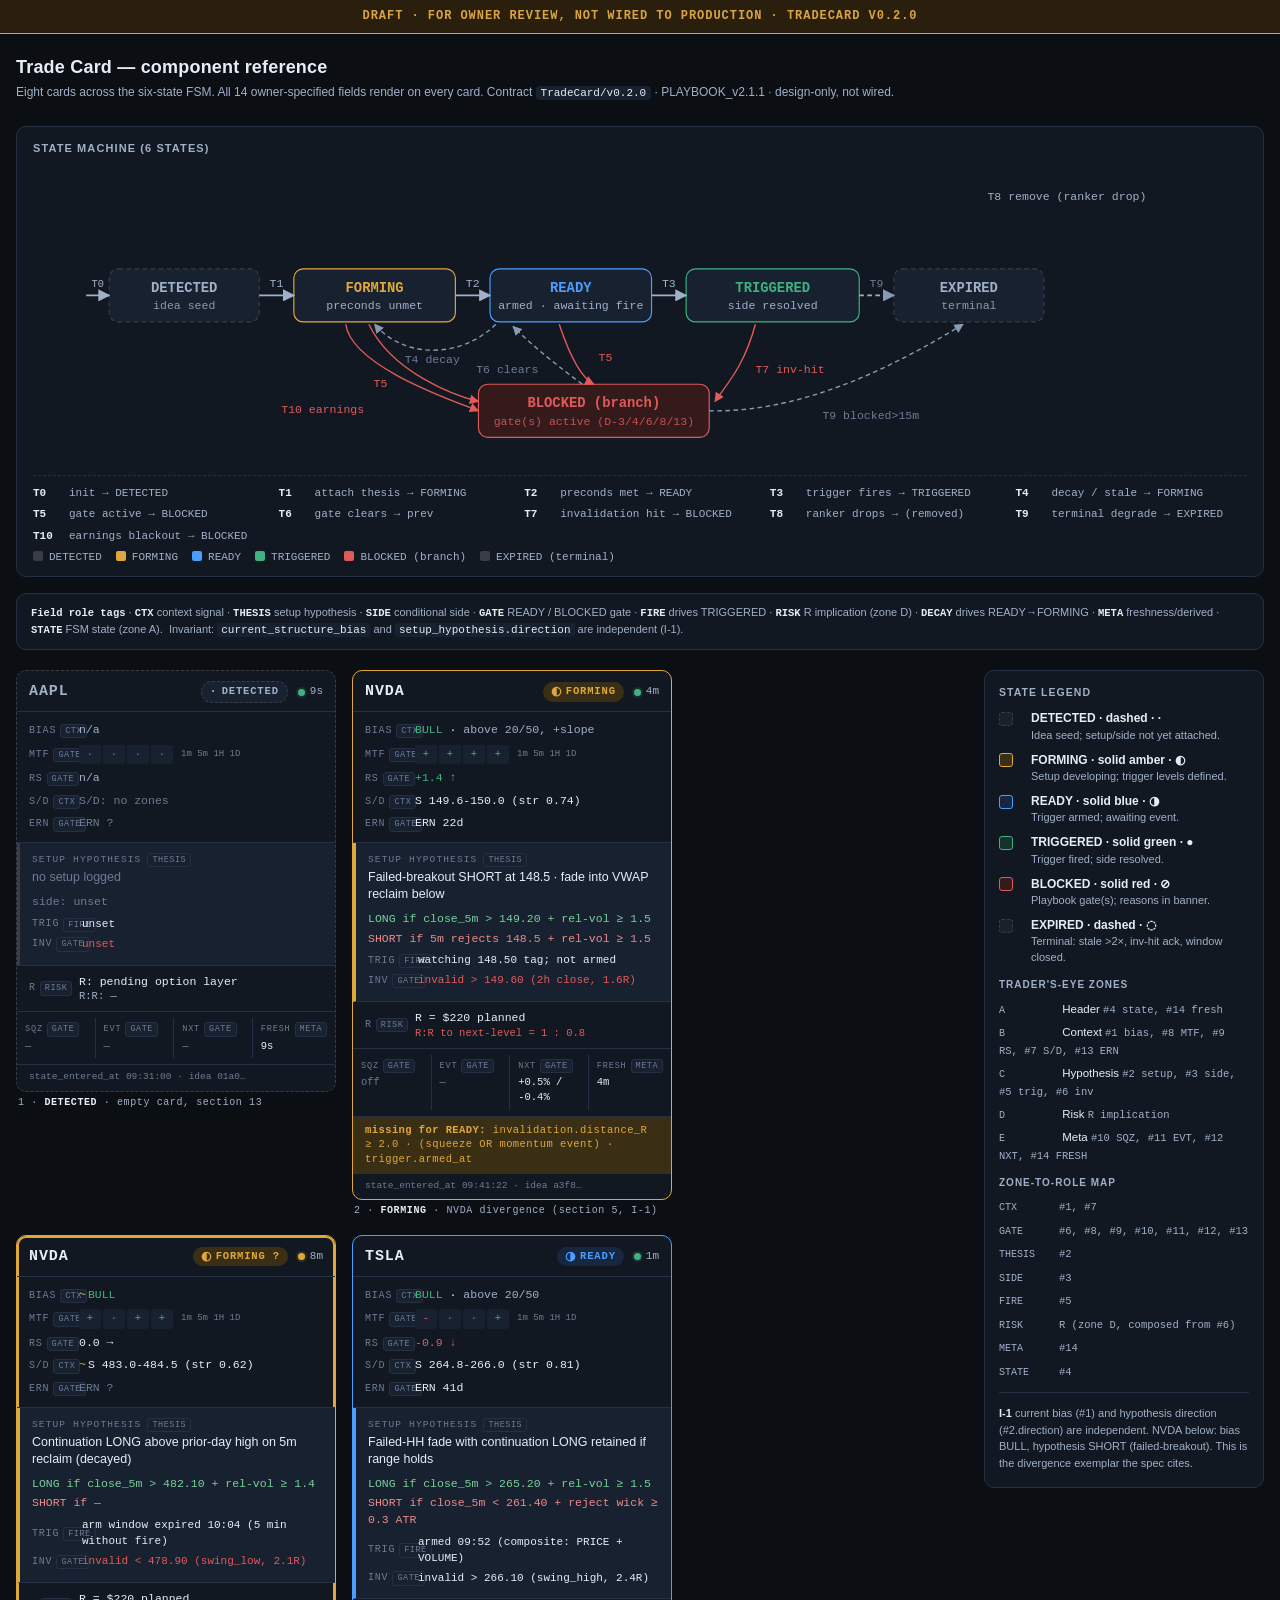
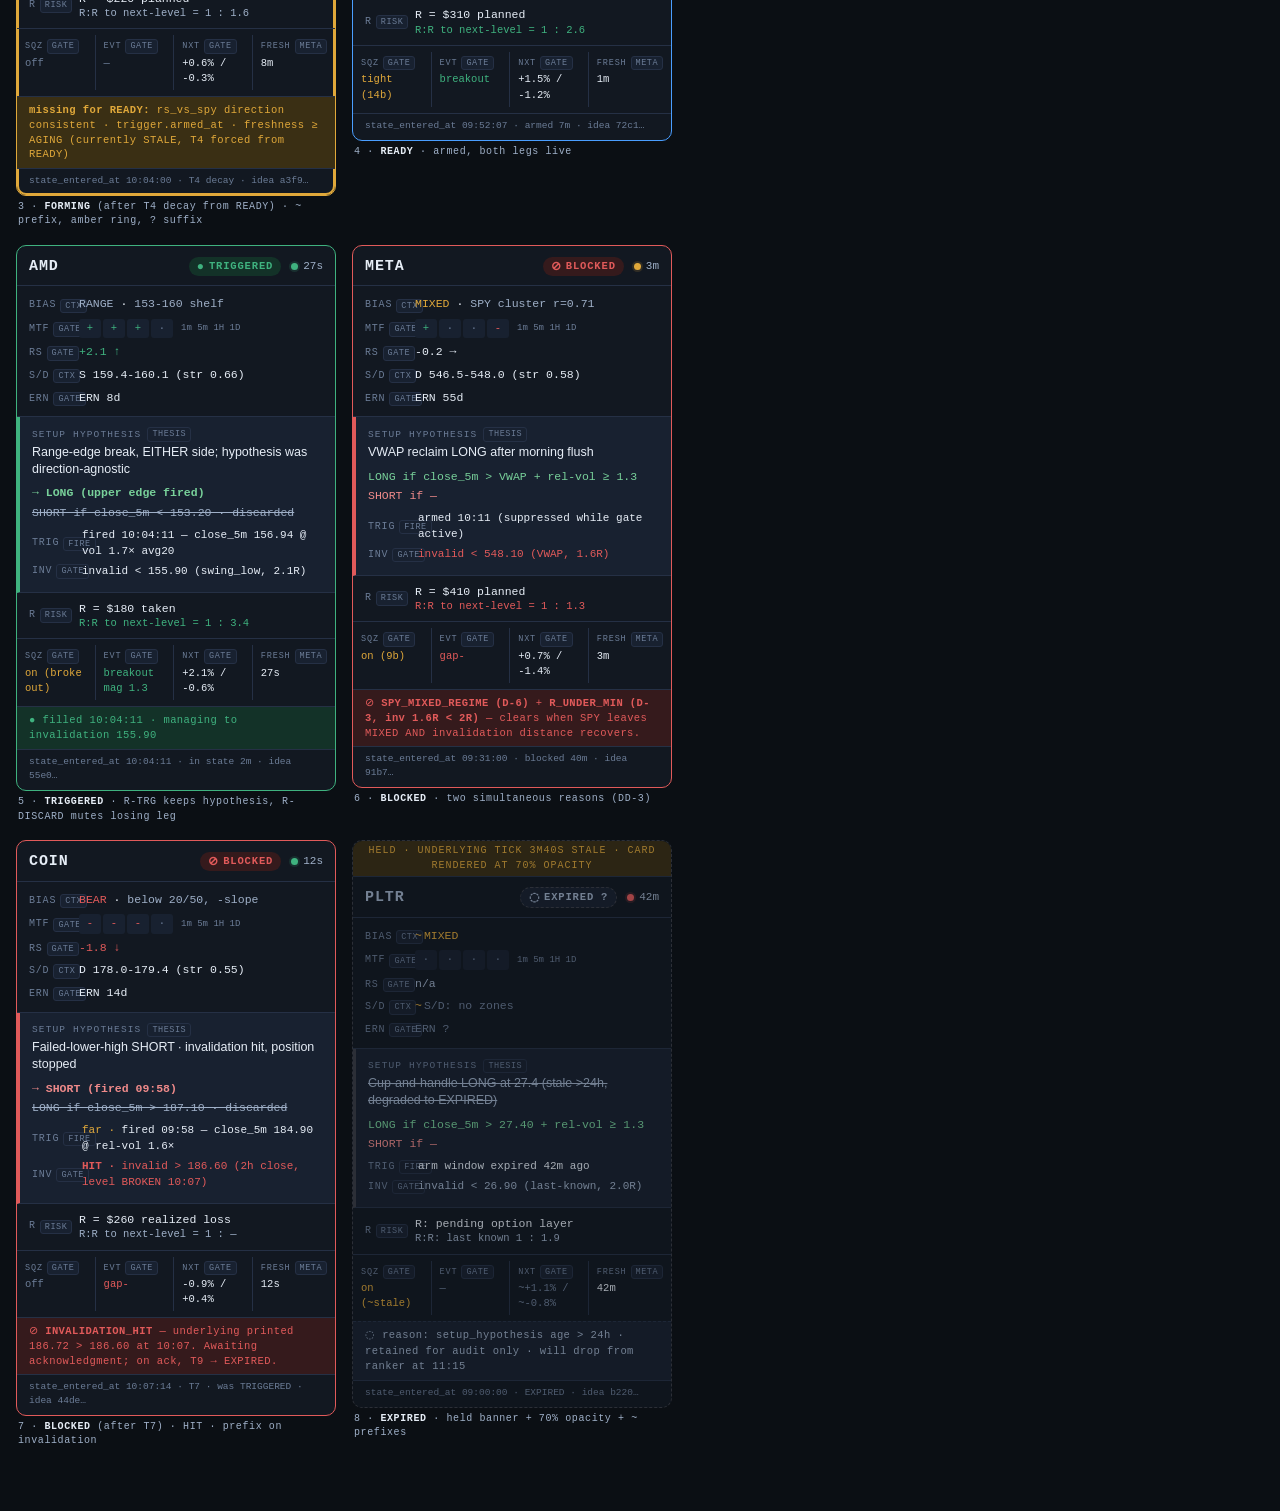
<file: docs/prototypes/trade_card.html>
<!doctype html>
<html lang="en" data-theme="dark">
<head>
<meta charset="utf-8" />
<meta name="viewport" content="width=device-width, initial-scale=1" />
<title>Trade Card Component</title>
<meta name="description" content="Trade card component v0.2.0 — trader's-eye layout with 6-state FSM, all 14 fields, staleness affordances, and eight worked example cards. Design-only preview." />
<style>
  :root {
    --bg: #0b0f14;
    --bg-elev: #121821;
    --bg-elev-2: #182130;
    --rule: #253045;
    --rule-strong: #3a4a66;

    --fg: #e6edf6;
    --fg-mute: #9fb0c8;
    --fg-dim: #6b7c96;

    --amber: #e0a83a;
    --amber-tint: #3a2f14;
    --blue: #4a9eff;
    --blue-tint: #16273f;
    --green: #3fb27f;
    --green-tint: #133228;
    --red: #e15a5a;
    --red-tint: #351a1c;
    --muted-border: #3a3d46;

    --long: #78d19a;
    --short: #ef8a8a;

    --draft: #d9a441;
    --draft-bg: #2a1f0c;

    --mono: ui-monospace, SFMono-Regular, "SF Mono", Menlo, Consolas, monospace;
    --sans: -apple-system, BlinkMacSystemFont, "Inter", "Segoe UI", Roboto, Helvetica, Arial, sans-serif;
  }
  :root:not([data-theme="light"]) { color-scheme: dark; }

  /* DD-10 — light-mode branch, guarded so data-theme="dark" always wins */
  @media (prefers-color-scheme: light) {
    :root:not([data-theme="dark"]) {
      color-scheme: light;
      --bg: #f6f8fb;
      --bg-elev: #ffffff;
      --bg-elev-2: #eef2f7;
      --rule: #d8dfe8;
      --rule-strong: #b6c1cf;

      --fg: #1a2130;
      --fg-mute: #55637a;
      --fg-dim: #7c8aa3;

      --amber: #a26e00;
      --amber-tint: #fbecc7;
      --blue: #1e6bd4;
      --blue-tint: #d4e4fb;
      --green: #1d7a4c;
      --green-tint: #d0efdd;
      --red: #b52b2b;
      --red-tint: #fbd8d8;
      --muted-border: #b6c1cf;

      --long: #1d7a4c;
      --short: #b52b2b;

      --draft: #7a5300;
      --draft-bg: #fbecc7;
    }
  }
  :root[data-theme="dark"] { color-scheme: dark; }

  * { box-sizing: border-box; }
  html, body { margin: 0; padding: 0; }
  body {
    background: var(--bg);
    color: var(--fg);
    font: 13px/1.45 var(--sans);
    -webkit-font-smoothing: antialiased;
  }
  .page { max-width: 1360px; margin: 0 auto; padding: 0 16px 64px; }

  /* ============ DRAFT banner ============ */
  .draft-banner {
    background: var(--draft-bg);
    color: var(--draft);
    border-bottom: 1px solid var(--draft);
    padding: 8px 20px;
    font: 600 12px/1.4 var(--mono);
    letter-spacing: 0.08em;
    text-transform: uppercase;
    text-align: center;
  }

  header.hd { padding: 20px 0 4px; }
  header.hd h1 {
    font-size: 18px; font-weight: 600; margin: 0 0 4px; letter-spacing: 0.2px;
  }
  header.hd .sub {
    color: var(--fg-mute); font-size: 12px; margin-bottom: 20px;
  }
  header.hd code {
    color: var(--fg); background: var(--bg-elev-2); padding: 1px 5px;
    border-radius: 4px; font-family: var(--mono); font-size: 11px;
  }

  /* ============ FSM diagram ============ */
  .fsm {
    background: var(--bg-elev);
    border: 1px solid var(--rule);
    border-radius: 10px;
    padding: 14px 16px 10px;
    margin-bottom: 16px;
  }
  .fsm h2 {
    font-size: 11px; margin: 0 0 8px; color: var(--fg-mute);
    text-transform: uppercase; letter-spacing: 0.1em; font-weight: 600;
  }
  .fsm svg { width: 100%; height: auto; max-height: 300px; display: block; }
  .fsm svg text.tlabel {
    fill: var(--fg-mute); paint-order: stroke fill;
    stroke: var(--bg-elev); stroke-width: 3px; stroke-linejoin: round;
  }
  .fsm svg text.tlabel.warn { fill: var(--red); }
  .fsm svg text.tlabel.decay { fill: var(--fg-dim); }
  .fsm svg text.sname { paint-order: stroke fill; }
  .fsm svg rect.node { fill: var(--bg-elev-2); }
  .fsm svg rect.node.blocked { fill: var(--red-tint); }
  .fsm svg rect.node.expired { fill: var(--bg-elev-2); }
  .fsm-legend {
    display: flex; flex-wrap: wrap; gap: 14px;
    font-size: 11px; color: var(--fg-mute); margin-top: 6px;
    font-family: var(--mono);
  }
  .fsm-legend span::before {
    content: ""; display: inline-block; width: 10px; height: 10px;
    border-radius: 2px; margin-right: 6px; vertical-align: -1px;
  }
  .lg-detected::before  { background: var(--muted-border); }
  .lg-forming::before   { background: var(--amber); }
  .lg-ready::before     { background: var(--blue); }
  .lg-triggered::before { background: var(--green); }
  .lg-blocked::before   { background: var(--red); }
  .lg-expired::before   { background: var(--muted-border); }

  /* ============ Transition table under SVG ============ */
  .tx-table {
    display: grid;
    grid-template-columns: repeat(auto-fit, minmax(220px, 1fr));
    gap: 6px 14px;
    margin-top: 10px; padding-top: 10px;
    border-top: 1px dashed var(--rule);
    font: 11px/1.4 var(--mono);
    color: var(--fg-mute);
  }
  .tx-table .tx { display: flex; gap: 6px; }
  .tx-table .tx b { color: var(--fg); font-weight: 600; min-width: 30px; }

  /* ============ Role legend strip ============ */
  .role-legend {
    background: var(--bg-elev);
    border: 1px solid var(--rule);
    border-radius: 10px;
    padding: 10px 14px;
    margin-bottom: 20px;
    font-size: 11px;
    color: var(--fg-mute);
    line-height: 1.55;
  }
  .role-legend b { color: var(--fg); font-family: var(--mono); font-size: 10.5px; }
  .role-legend code {
    color: var(--fg); font-family: var(--mono);
    background: var(--bg-elev-2); padding: 1px 4px; border-radius: 3px;
  }

  /* ============ Layout ============ */
  main.layout {
    display: grid;
    grid-template-columns: 1fr 280px;
    gap: 20px;
    align-items: start;
  }
  @media (max-width: 1024px) { main.layout { grid-template-columns: 1fr; } }

  .cards {
    display: grid;
    grid-template-columns: repeat(auto-fill, 320px);
    gap: 16px;
    justify-content: start;
  }

  /* ============ CARD ============ */
  .card {
    width: 320px;
    background: var(--bg-elev);
    border: 1px solid var(--muted-border);
    border-radius: 10px;
    overflow: hidden;
    color: var(--fg);
    position: relative;
  }
  /* Solid for lifecycle-active states, dashed for pre/post — DD-1 */
  .card.state-detected  { border: 1px dashed var(--muted-border); }
  .card.state-forming   { border-color: var(--amber); }
  .card.state-ready     { border-color: var(--blue); }
  .card.state-triggered { border-color: var(--green); }
  .card.state-blocked   { border-color: var(--red); }
  .card.state-expired   { border: 1px dashed var(--muted-border); opacity: 0.85; }

  /* STALE amber ring (fires when ring-stale flag set), section 9 */
  .card.ring-stale { box-shadow: inset 0 0 0 2px var(--amber); }

  /* held banner + 70% opacity on stale-underlying, section 10 */
  .card.held { opacity: 0.7; }
  .held-banner {
    display: none;
    font-family: var(--mono); font-size: 10px; letter-spacing: 0.1em;
    text-transform: uppercase; color: var(--amber);
    background: var(--amber-tint);
    padding: 3px 12px; border-bottom: 1px solid var(--rule);
    text-align: center;
  }
  .card.held .held-banner { display: block; }

  /* zone A */
  .zone-a {
    display: flex; align-items: center; justify-content: space-between;
    padding: 10px 12px 8px;
    border-bottom: 1px solid var(--rule);
  }
  .zone-a .ticker {
    font-family: var(--mono); font-weight: 700;
    font-size: 15px; letter-spacing: 0.06em;
  }
  .zone-a .ticker.muted { color: var(--fg-mute); }
  .zone-a .a-right { display: flex; align-items: center; gap: 10px; }
  .pill {
    display: inline-flex; align-items: center; gap: 4px;
    padding: 2px 8px; border-radius: 999px;
    font-family: var(--mono); font-size: 10.5px; font-weight: 600;
    letter-spacing: 0.08em; text-transform: uppercase;
  }
  .pill .glyph { font-size: 12px; line-height: 1; }
  .pill.detected  { background: var(--bg-elev-2); color: var(--fg-mute); border: 1px dashed var(--muted-border); }
  .pill.forming   { background: var(--amber-tint); color: var(--amber); }
  .pill.ready     { background: var(--blue-tint);  color: var(--blue); }
  .pill.triggered { background: var(--green-tint); color: var(--green); }
  .pill.blocked   { background: var(--red-tint);   color: var(--red); }
  .pill.expired   { background: var(--bg-elev-2); color: var(--fg-mute); border: 1px dashed var(--muted-border); }

  /* ? suffix — appended when >=3 fields stale-or-absent (section 9) */
  .pill.qflag::after { content: "?"; margin-left: 3px; font-weight: 700; }

  .fresh {
    display: inline-flex; align-items: center; gap: 5px;
    font-family: var(--mono); font-size: 11px; color: var(--fg-mute);
  }
  .fresh .dot {
    width: 7px; height: 7px; border-radius: 50%;
    background: var(--green);
    box-shadow: 0 0 0 2px rgba(63, 178, 127, 0.15);
  }
  .fresh.warn .dot { background: var(--amber); box-shadow: 0 0 0 2px rgba(224, 168, 58, 0.15); }
  .fresh.bad  .dot { background: var(--red);   box-shadow: 0 0 0 2px rgba(225, 90, 90, 0.15); }
  .fresh.subdued .dot { background: var(--fg-dim); box-shadow: 0 0 0 2px rgba(107, 124, 150, 0.15); }

  /* zone B */
  .zone-b {
    padding: 10px 12px; display: grid; gap: 6px;
    border-bottom: 1px solid var(--rule);
  }
  .ctx-row {
    display: grid; grid-template-columns: 42px 1fr;
    align-items: baseline; gap: 8px;
    font-family: var(--mono); font-size: 11.5px;
  }
  .ctx-label {
    color: var(--fg-dim); text-transform: uppercase;
    letter-spacing: 0.08em; font-size: 10px;
    display: flex; align-items: center; gap: 4px;
  }
  .ctx-val { color: var(--fg); }
  .ctx-val .bull { color: var(--green); }
  .ctx-val .bear { color: var(--red); }
  .ctx-val .neu  { color: var(--fg-mute); }
  .ctx-val .warn { color: var(--amber); }
  .ctx-val .stale-prefix::before { content: "~"; margin-right: 2px; color: var(--amber); }
  .ctx-val.empty { color: var(--fg-dim); font-style: normal; }

  .role {
    color: var(--fg-dim); font-size: 8.5px;
    background: var(--bg-elev-2); border: 1px solid var(--rule);
    padding: 0 4px; border-radius: 3px;
    font-family: var(--mono); letter-spacing: 0.06em;
    text-transform: uppercase;
  }

  .mtf { display: inline-flex; align-items: center; gap: 8px; }
  .mtf-grid {
    display: inline-grid; grid-template-columns: repeat(4, 22px); gap: 2px;
    font-family: var(--mono); font-size: 10.5px; text-align: center;
  }
  .mtf-cell {
    background: var(--bg-elev-2); border-radius: 3px;
    padding: 2px 0; color: var(--fg-mute);
  }
  .mtf-cell.plus  { color: var(--green); }
  .mtf-cell.minus { color: var(--red); }
  .mtf-cell.neu   { color: var(--fg-dim); }
  .mtf-legend { font-size: 9px; color: var(--fg-dim); }

  /* zone C */
  .zone-c {
    padding: 10px 12px 12px;
    border-bottom: 1px solid var(--rule);
    border-left: 3px solid var(--muted-border);
    background: var(--bg-elev-2);
  }
  .card.state-forming   .zone-c { border-left-color: var(--amber); }
  .card.state-ready     .zone-c { border-left-color: var(--blue); }
  .card.state-triggered .zone-c { border-left-color: var(--green); }
  .card.state-blocked   .zone-c { border-left-color: var(--red); }

  .zone-c .lbl {
    font-family: var(--mono); font-size: 9.5px;
    letter-spacing: 0.12em; text-transform: uppercase;
    color: var(--fg-dim); margin-bottom: 2px;
    display: flex; align-items: center; gap: 6px;
  }
  .setup {
    font-size: 12.5px; line-height: 1.35;
    color: var(--fg); margin-bottom: 8px;
  }
  .setup.empty { color: var(--fg-dim); }
  .setup.expired { text-decoration: line-through; color: var(--fg-mute); }
  .side {
    font-family: var(--mono); font-size: 11.5px;
    color: var(--fg); margin-bottom: 6px;
    display: flex; flex-direction: column; gap: 3px;
  }
  .side .branch-long  { color: var(--long); }
  .side .branch-short { color: var(--short); }
  .side .branch-none  { color: var(--fg-dim); }
  .side.resolved .resolved-line { font-weight: 600; }
  /* DD-6 · R-DISCARD — un-fired leg loses directional color on TRIGGERED */
  .side .discarded {
    color: var(--fg-mute); text-decoration: line-through;
  }

  .trig, .inv {
    font-family: var(--mono); font-size: 11px; color: var(--fg);
    display: grid; grid-template-columns: 42px 1fr; gap: 8px; margin-top: 4px;
  }
  .trig .k, .inv .k {
    color: var(--fg-dim); text-transform: uppercase;
    letter-spacing: 0.08em; font-size: 10px;
    display: flex; align-items: center; gap: 4px;
  }
  .inv .v { color: var(--red); }
  .card.state-triggered .inv .v { color: var(--fg); }
  .card.state-ready     .inv .v { color: var(--fg); }
  .card.state-expired   .inv .v { color: var(--fg-mute); }
  .trig .v.far::before { content: "far · "; color: var(--amber); }
  .inv .v.hit::before  { content: "HIT · "; color: var(--red); font-weight: 700; }

  /* zone D */
  .zone-d {
    padding: 8px 12px; border-bottom: 1px solid var(--rule);
    display: grid; grid-template-columns: 42px 1fr; gap: 8px; align-items: center;
  }
  .zone-d .k {
    font-family: var(--mono); font-size: 10px;
    letter-spacing: 0.08em; text-transform: uppercase; color: var(--fg-dim);
    display: flex; align-items: center; gap: 4px;
  }
  .zone-d .v {
    font-family: var(--mono); font-size: 11.5px; color: var(--fg); line-height: 1.35;
  }
  .zone-d .v .rr { color: var(--fg-mute); font-size: 10.5px; }
  .zone-d .v .warn { color: var(--red); }
  .zone-d .v .ok { color: var(--green); }

  /* zone E */
  .zone-e {
    display: grid; grid-template-columns: repeat(4, 1fr);
    padding: 6px 0;
    font-family: var(--mono); font-size: 10px; color: var(--fg-mute);
  }
  .meta-cell {
    padding: 4px 8px; border-right: 1px solid var(--rule);
    display: flex; flex-direction: column; gap: 2px; align-items: flex-start;
  }
  .meta-cell:last-child { border-right: 0; }
  .meta-cell .mk {
    font-size: 8.5px; color: var(--fg-dim);
    letter-spacing: 0.1em; text-transform: uppercase;
    display: flex; align-items: center; gap: 4px;
  }
  .meta-cell .mv { color: var(--fg); font-size: 10.5px; }
  .meta-cell .mv.on   { color: var(--amber); }
  .meta-cell .mv.up   { color: var(--green); }
  .meta-cell .mv.dn   { color: var(--red); }
  .meta-cell .mv.mute { color: var(--fg-dim); }

  /* banners */
  .block-note {
    display: none;
    padding: 6px 12px;
    background: var(--red-tint); color: var(--red);
    font-family: var(--mono); font-size: 10.5px;
    letter-spacing: 0.04em; border-top: 1px solid var(--rule);
    line-height: 1.4;
  }
  .card.state-blocked .block-note { display: block; }
  .block-note b { font-weight: 600; }

  .fired-note {
    display: none;
    padding: 6px 12px;
    background: var(--green-tint); color: var(--green);
    font-family: var(--mono); font-size: 10.5px;
    letter-spacing: 0.04em; border-top: 1px solid var(--rule);
  }
  .card.state-triggered .fired-note { display: block; }

  .missing-note {
    display: none;
    padding: 6px 12px;
    background: var(--amber-tint); color: var(--amber);
    font-family: var(--mono); font-size: 10.5px;
    letter-spacing: 0.04em; border-top: 1px solid var(--rule);
    line-height: 1.4;
  }
  .card.state-forming .missing-note { display: block; }
  .missing-note b { font-weight: 600; }

  .expired-note {
    display: none;
    padding: 6px 12px;
    background: var(--bg-elev-2); color: var(--fg-mute);
    font-family: var(--mono); font-size: 10.5px;
    letter-spacing: 0.04em; border-top: 1px dashed var(--rule);
  }
  .card.state-expired .expired-note { display: block; }

  .foot {
    padding: 5px 12px 7px;
    border-top: 1px solid var(--rule);
    display: flex; justify-content: space-between; align-items: center;
    font-family: var(--mono); font-size: 9.5px; color: var(--fg-dim);
  }

  /* card caption for demo grouping */
  .card-wrap {
    display: flex; flex-direction: column; gap: 4px;
  }
  .card-caption {
    font-family: var(--mono); font-size: 10px; color: var(--fg-mute);
    letter-spacing: 0.06em; padding: 0 2px;
  }
  .card-caption b { color: var(--fg); }

  /* ============ Sidebar Legend ============ */
  aside.legend {
    background: var(--bg-elev);
    border: 1px solid var(--rule);
    border-radius: 10px;
    padding: 14px 14px 16px;
    position: sticky; top: 20px;
  }
  aside.legend h2 {
    font-size: 10.5px; letter-spacing: 0.1em;
    text-transform: uppercase; color: var(--fg-mute);
    margin: 0 0 10px; font-weight: 600;
  }
  .lg-states { display: grid; gap: 8px; margin-bottom: 12px; }
  .lg-row {
    display: grid; grid-template-columns: 22px 1fr;
    gap: 10px; align-items: flex-start; font-size: 12px;
  }
  .lg-swatch {
    width: 14px; height: 14px; border-radius: 3px;
    margin-top: 2px; border: 1px solid;
  }
  .lg-swatch.detected  { background: var(--bg-elev-2); border: 1px dashed var(--muted-border); }
  .lg-swatch.forming   { background: var(--amber-tint); border-color: var(--amber); }
  .lg-swatch.ready     { background: var(--blue-tint);  border-color: var(--blue); }
  .lg-swatch.triggered { background: var(--green-tint); border-color: var(--green); }
  .lg-swatch.blocked   { background: var(--red-tint);   border-color: var(--red); }
  .lg-swatch.expired   { background: var(--bg-elev-2); border: 1px dashed var(--muted-border); }
  .lg-name { font-weight: 600; font-size: 12px; }
  .lg-desc { color: var(--fg-mute); font-size: 11px; }

  .lg-zones h3, .lg-roles h3 {
    font-size: 10px; letter-spacing: 0.1em;
    text-transform: uppercase; color: var(--fg-mute);
    margin: 12px 0 8px; font-weight: 600;
  }
  .lg-zone, .lg-role { font-size: 11.5px; color: var(--fg); margin-bottom: 6px; }
  .lg-zone .zn, .lg-role .rn {
    display: inline-block; width: 60px;
    font-family: var(--mono); color: var(--fg-mute); font-size: 10px;
  }
  .lg-zone .zn-fields, .lg-role .r-desc {
    color: var(--fg-mute); font-family: var(--mono); font-size: 10.5px;
  }

  .lg-note {
    margin-top: 12px; padding-top: 12px;
    border-top: 1px solid var(--rule);
    font-size: 11px; color: var(--fg-mute); line-height: 1.5;
  }
  .lg-note b { color: var(--fg); }
</style>
</head>
<body>

<div class="draft-banner">
  DRAFT · for owner review, not wired to production · TradeCard v0.2.0
</div>

<div class="page">

  <header class="hd">
    <h1>Trade Card &mdash; component reference</h1>
    <div class="sub">
      Eight cards across the six-state FSM. All 14 owner-specified fields
      render on every card. Contract <code>TradeCard/v0.2.0</code> &middot;
      PLAYBOOK_v2.1.1 &middot; design-only, not wired.
    </div>
  </header>

  <!-- ============ FSM diagram ============ -->
  <section class="fsm" aria-label="FSM diagram">
    <h2>State machine (6 states)</h2>
    <svg viewBox="0 0 960 260" role="img" aria-labelledby="fsm-title">
      <title id="fsm-title">DETECTED to FORMING to READY to TRIGGERED, with BLOCKED as branch and EXPIRED as terminal. Decay path READY to FORMING labeled T4.</title>
      <defs>
        <marker id="arr" viewBox="0 0 10 10" refX="9" refY="5" markerWidth="7" markerHeight="7" orient="auto-start-reverse">
          <path d="M0,0 L10,5 L0,10 z" fill="#9fb0c8" />
        </marker>
        <marker id="arr-warn" viewBox="0 0 10 10" refX="9" refY="5" markerWidth="7" markerHeight="7" orient="auto-start-reverse">
          <path d="M0,0 L10,5 L0,10 z" fill="#e15a5a" />
        </marker>
        <marker id="arr-decay" viewBox="0 0 10 10" refX="9" refY="5" markerWidth="7" markerHeight="7" orient="auto-start-reverse">
          <path d="M0,0 L10,5 L0,10 z" fill="#8899b3" />
        </marker>
      </defs>
      <g font-family="ui-monospace, Menlo, Consolas, monospace" font-size="12">
        <!-- DETECTED -->
        <g transform="translate(20,90)">
          <rect class="node" width="130" height="46" rx="8" stroke="#3a3d46" stroke-dasharray="4 3"/>
          <text class="sname" x="65" y="20" text-anchor="middle" fill="#9fb0c8" font-weight="600">DETECTED</text>
          <text x="65" y="35" text-anchor="middle" fill="#9fb0c8" font-size="10" opacity="0.85">idea seed</text>
        </g>
        <!-- FORMING -->
        <g transform="translate(180,90)">
          <rect class="node" width="140" height="46" rx="8" stroke="#e0a83a"/>
          <text class="sname" x="70" y="20" text-anchor="middle" fill="#e0a83a" font-weight="600">FORMING</text>
          <text x="70" y="35" text-anchor="middle" fill="#9fb0c8" font-size="10">preconds unmet</text>
        </g>
        <!-- READY -->
        <g transform="translate(350,90)">
          <rect class="node" width="140" height="46" rx="8" stroke="#4a9eff"/>
          <text class="sname" x="70" y="20" text-anchor="middle" fill="#4a9eff" font-weight="600">READY</text>
          <text x="70" y="35" text-anchor="middle" fill="#9fb0c8" font-size="10">armed · awaiting fire</text>
        </g>
        <!-- TRIGGERED -->
        <g transform="translate(520,90)">
          <rect class="node" width="150" height="46" rx="8" stroke="#3fb27f"/>
          <text class="sname" x="75" y="20" text-anchor="middle" fill="#3fb27f" font-weight="600">TRIGGERED</text>
          <text x="75" y="35" text-anchor="middle" fill="#9fb0c8" font-size="10">side resolved</text>
        </g>
        <!-- EXPIRED -->
        <g transform="translate(700,90)">
          <rect class="node expired" width="130" height="46" rx="8" stroke="#3a3d46" stroke-dasharray="4 3"/>
          <text class="sname" x="65" y="20" text-anchor="middle" fill="#9fb0c8" font-weight="600">EXPIRED</text>
          <text x="65" y="35" text-anchor="middle" fill="#9fb0c8" font-size="10" opacity="0.85">terminal</text>
        </g>
        <!-- BLOCKED (branch) -->
        <g transform="translate(340,190)">
          <rect class="node blocked" width="200" height="46" rx="8" stroke="#e15a5a"/>
          <text class="sname" x="100" y="20" text-anchor="middle" fill="#e15a5a" font-weight="600">BLOCKED (branch)</text>
          <text x="100" y="35" text-anchor="middle" fill="#e15a5a" font-size="10" opacity="0.85">gate(s) active (D-3/4/6/8/13)</text>
        </g>

        <!-- T0 init -->
        <line x1="0" y1="113" x2="20" y2="113" stroke="#9fb0c8" stroke-width="1.5" marker-end="url(#arr)"/>
        <text class="tlabel" x="10" y="106" text-anchor="middle" font-size="9">T0</text>

        <!-- T1 DETECTED -> FORMING -->
        <line x1="150" y1="113" x2="180" y2="113" stroke="#9fb0c8" stroke-width="1.5" marker-end="url(#arr)"/>
        <text class="tlabel" x="165" y="106" text-anchor="middle" font-size="10">T1</text>

        <!-- T2 FORMING -> READY -->
        <line x1="320" y1="113" x2="350" y2="113" stroke="#9fb0c8" stroke-width="1.5" marker-end="url(#arr)"/>
        <text class="tlabel" x="335" y="106" text-anchor="middle" font-size="10">T2</text>

        <!-- T3 READY -> TRIGGERED -->
        <line x1="490" y1="113" x2="520" y2="113" stroke="#9fb0c8" stroke-width="1.5" marker-end="url(#arr)"/>
        <text class="tlabel" x="505" y="106" text-anchor="middle" font-size="10">T3</text>

        <!-- T9 TRIGGERED -> EXPIRED (or acknowledged INVALIDATION_HIT) -->
        <line x1="670" y1="113" x2="700" y2="113" stroke="#9fb0c8" stroke-width="1.5" stroke-dasharray="4 3" marker-end="url(#arr-decay)"/>
        <text class="tlabel decay" x="685" y="106" text-anchor="middle" font-size="10">T9</text>

        <!-- T4 decay curve back READY -> FORMING -->
        <path d="M355,138 C325,168 275,168 250,138" fill="none" stroke="#8899b3" stroke-width="1.2" stroke-dasharray="4 3" marker-end="url(#arr-decay)"/>
        <text class="tlabel decay" x="300" y="172" text-anchor="middle" font-size="10">T4 decay</text>

        <!-- T5 from FORMING to BLOCKED -->
        <path d="M245,138 C265,180 320,200 340,205" fill="none" stroke="#e15a5a" stroke-width="1.2" marker-end="url(#arr-warn)"/>
        <text class="tlabel warn" x="255" y="192" text-anchor="middle" font-size="10">T5</text>

        <!-- T5 from READY to BLOCKED -->
        <path d="M410,138 C420,168 430,185 440,190" fill="none" stroke="#e15a5a" stroke-width="1.2" marker-end="url(#arr-warn)"/>
        <text class="tlabel warn" x="450" y="170" text-anchor="middle" font-size="10">T5</text>

        <!-- T7 TRIGGERED -> BLOCKED (invalidation hit) -->
        <path d="M580,138 C570,175 555,190 545,205" fill="none" stroke="#e15a5a" stroke-width="1.2" marker-end="url(#arr-warn)"/>
        <text class="tlabel warn" x="610" y="180" text-anchor="middle" font-size="10">T7 inv-hit</text>

        <!-- T6 BLOCKED -> previous -->
        <path d="M430,190 C400,168 380,150 370,140" fill="none" stroke="#8899b3" stroke-width="1.2" stroke-dasharray="4 3" marker-end="url(#arr-decay)"/>
        <text class="tlabel decay" x="365" y="180" text-anchor="middle" font-size="10">T6 clears</text>

        <!-- T9 BLOCKED -> EXPIRED (STALE_DATA >15m or INVALIDATION_HIT ack) -->
        <path d="M540,213 C620,215 700,175 760,138" fill="none" stroke="#8899b3" stroke-width="1.2" stroke-dasharray="4 3" marker-end="url(#arr-decay)"/>
        <text class="tlabel decay" x="680" y="220" text-anchor="middle" font-size="10">T9 blocked&gt;15m</text>

        <!-- T10 FORMING -> BLOCKED (earnings tick) -->
        <path d="M225,138 C230,175 320,205 340,213" fill="none" stroke="#e15a5a" stroke-width="1.2" marker-end="url(#arr-warn)"/>
        <text class="tlabel warn" x="205" y="215" text-anchor="middle" font-size="10">T10 earnings</text>

        <!-- T8 removal note -->
        <text class="tlabel" x="850" y="30" text-anchor="middle" font-size="10">T8 remove (ranker drop)</text>
      </g>
    </svg>
    <div class="tx-table" aria-label="Transition cross-reference">
      <div class="tx"><b>T0</b> init &rarr; DETECTED</div>
      <div class="tx"><b>T1</b> attach thesis &rarr; FORMING</div>
      <div class="tx"><b>T2</b> preconds met &rarr; READY</div>
      <div class="tx"><b>T3</b> trigger fires &rarr; TRIGGERED</div>
      <div class="tx"><b>T4</b> decay / stale &rarr; FORMING</div>
      <div class="tx"><b>T5</b> gate active &rarr; BLOCKED</div>
      <div class="tx"><b>T6</b> gate clears &rarr; prev</div>
      <div class="tx"><b>T7</b> invalidation hit &rarr; BLOCKED</div>
      <div class="tx"><b>T8</b> ranker drops &rarr; (removed)</div>
      <div class="tx"><b>T9</b> terminal degrade &rarr; EXPIRED</div>
      <div class="tx"><b>T10</b> earnings blackout &rarr; BLOCKED</div>
    </div>
    <div class="fsm-legend">
      <span class="lg-detected">DETECTED</span>
      <span class="lg-forming">FORMING</span>
      <span class="lg-ready">READY</span>
      <span class="lg-triggered">TRIGGERED</span>
      <span class="lg-blocked">BLOCKED (branch)</span>
      <span class="lg-expired">EXPIRED (terminal)</span>
    </div>
  </section>

  <!-- ============ Role legend strip ============ -->
  <div class="role-legend">
    <b>Field role tags</b> &middot;
    <b>CTX</b> context signal &middot;
    <b>THESIS</b> setup hypothesis &middot;
    <b>SIDE</b> conditional side &middot;
    <b>GATE</b> READY / BLOCKED gate &middot;
    <b>FIRE</b> drives TRIGGERED &middot;
    <b>RISK</b> R implication (zone D) &middot;
    <b>DECAY</b> drives READY&rarr;FORMING &middot;
    <b>META</b> freshness/derived &middot;
    <b>STATE</b> FSM state (zone A).
    &nbsp;Invariant: <code>current_structure_bias</code> and
    <code>setup_hypothesis.direction</code> are independent (I-1).
  </div>

  <main class="layout">

    <!-- ============ Card grid ============ -->
    <section class="cards" id="cards"></section>

    <!-- ============ Sidebar legend ============ -->
    <aside class="legend">
      <h2>State legend</h2>
      <div class="lg-states">
        <div class="lg-row">
          <div class="lg-swatch detected"></div>
          <div><div class="lg-name">DETECTED &middot; dashed &middot; &middot;</div><div class="lg-desc">Idea seed; setup/side not yet attached.</div></div>
        </div>
        <div class="lg-row">
          <div class="lg-swatch forming"></div>
          <div><div class="lg-name">FORMING &middot; solid amber &middot; &#9680;</div><div class="lg-desc">Setup developing; trigger levels defined.</div></div>
        </div>
        <div class="lg-row">
          <div class="lg-swatch ready"></div>
          <div><div class="lg-name">READY &middot; solid blue &middot; &#9681;</div><div class="lg-desc">Trigger armed; awaiting event.</div></div>
        </div>
        <div class="lg-row">
          <div class="lg-swatch triggered"></div>
          <div><div class="lg-name">TRIGGERED &middot; solid green &middot; &#9679;</div><div class="lg-desc">Trigger fired; side resolved.</div></div>
        </div>
        <div class="lg-row">
          <div class="lg-swatch blocked"></div>
          <div><div class="lg-name">BLOCKED &middot; solid red &middot; &#8856;</div><div class="lg-desc">Playbook gate(s); reasons in banner.</div></div>
        </div>
        <div class="lg-row">
          <div class="lg-swatch expired"></div>
          <div><div class="lg-name">EXPIRED &middot; dashed &middot; &#9676;</div><div class="lg-desc">Terminal: stale &gt;2&times;, inv-hit ack, window closed.</div></div>
        </div>
      </div>

      <div class="lg-zones">
        <h3>Trader's-eye zones</h3>
        <div class="lg-zone"><span class="zn">A</span> Header <span class="zn-fields">#4 state, #14 fresh</span></div>
        <div class="lg-zone"><span class="zn">B</span> Context <span class="zn-fields">#1 bias, #8 MTF, #9 RS, #7 S/D, #13 ERN</span></div>
        <div class="lg-zone"><span class="zn">C</span> Hypothesis <span class="zn-fields">#2 setup, #3 side, #5 trig, #6 inv</span></div>
        <div class="lg-zone"><span class="zn">D</span> Risk <span class="zn-fields">R implication</span></div>
        <div class="lg-zone"><span class="zn">E</span> Meta <span class="zn-fields">#10 SQZ, #11 EVT, #12 NXT, #14 FRESH</span></div>
      </div>

      <div class="lg-roles">
        <h3>Zone-to-role map</h3>
        <div class="lg-role"><span class="rn">CTX</span><span class="r-desc">#1, #7</span></div>
        <div class="lg-role"><span class="rn">GATE</span><span class="r-desc">#6, #8, #9, #10, #11, #12, #13</span></div>
        <div class="lg-role"><span class="rn">THESIS</span><span class="r-desc">#2</span></div>
        <div class="lg-role"><span class="rn">SIDE</span><span class="r-desc">#3</span></div>
        <div class="lg-role"><span class="rn">FIRE</span><span class="r-desc">#5</span></div>
        <div class="lg-role"><span class="rn">RISK</span><span class="r-desc">R (zone D, composed from #6)</span></div>
        <div class="lg-role"><span class="rn">META</span><span class="r-desc">#14</span></div>
        <div class="lg-role"><span class="rn">STATE</span><span class="r-desc">#4</span></div>
      </div>

      <div class="lg-note">
        <b>I-1</b> current bias (#1) and hypothesis direction (#2.direction)
        are independent. NVDA below: bias BULL, hypothesis SHORT
        (failed-breakout). This is the divergence exemplar the spec cites.
      </div>
    </aside>
  </main>

</div>

<script>
  // ==========================================================================
  // Eight demo cards. Every card renders all 14 fields (or the field's empty
  // state per section 4). The card definitions below are pure data; the
  // renderer in renderCard() maps them onto the zones and applies the
  // state-driven CSS classes.
  //
  // Coverage:
  //   1. DETECTED    - empty card (section 13)
  //   2. FORMING     - NVDA divergence (section 5, I-1, DD-9)
  //   3. FORMING(T4) - post-decay w/ ~ prefix + amber ring + ? suffix
  //   4. READY       - TSLA armed
  //   5. TRIGGERED   - AMD (R-TRG + R-DISCARD demos)
  //   6. BLOCKED     - META (multi-reason banner: DD-3)
  //   7. BLOCKED(T7) - post-invalidation-hit with HIT prefix
  //   8. EXPIRED     - stale-underlying with held banner + 70% opacity
  // ==========================================================================
  const CARDS = [

    // -------------------- 1. DETECTED --------------------
    {
      caption: "1 &middot; <b>DETECTED</b> &middot; empty card, section 13",
      state: "detected",
      stateLabel: "DETECTED",
      glyph: "·",
      ticker: "AAPL",
      tickerMuted: true,
      fresh: { label: "9s", tone: "ok" },

      bias:  { text: "n/a", tone: "empty" },
      mtf:   { m1: "·", m5: "·", h1: "·", d1: "·" },
      rs:    { text: "n/a", tone: "empty" },
      sd:    { text: "S/D: no zones", tone: "empty" },
      ern:   { text: "ERN ?", tone: "empty" },

      setupEmpty: true,
      setup: "no setup logged",
      side:  { none: true, longExpr: null, shortExpr: null },
      trig:  { text: "unset", empty: true },
      inv:   { text: "unset", empty: true },

      risk:  { line1: "R: pending option layer",
               line2: { text: "R:R: —", mute: true } },

      sqz:   { text: "—", tone: "mute" },
      evt:   { text: "—", tone: "mute" },
      nxt:   { text: "—", tone: "mute" },
      meta_fresh: { text: "9s", tone: "" },

      foot: "state_entered_at 09:31:00 &middot; idea 01a0…"
    },

    // -------------------- 2. FORMING NVDA divergence --------------------
    {
      caption: "2 &middot; <b>FORMING</b> &middot; NVDA divergence (section 5, I-1)",
      state: "forming",
      stateLabel: "FORMING",
      glyph: "◐",
      ticker: "NVDA",
      fresh: { label: "4m", tone: "ok" },

      // Bias BULL, but hypothesis direction is SHORT (failed-breakout).
      bias:  { text: "BULL", note: "above 20/50, +slope", tone: "bull" },
      mtf:   { m1: "+", m5: "+", h1: "+", d1: "+" },
      rs:    { text: "+1.4 ↑", tone: "bull" },
      sd:    { text: "S 149.6-150.0 (str 0.74)" },
      ern:   { text: "ERN 22d" },

      setup: "Failed-breakout SHORT at 148.5 · fade into VWAP reclaim below",
      side:  {
        // Two branches: SHORT primary (thesis), LONG retained (tape-continuation).
        longExpr:  "close_5m > 149.20 + rel-vol ≥ 1.5",
        shortExpr: "5m rejects 148.5 + rel-vol ≥ 1.5"
      },
      trig:  { text: "watching 148.50 tag; not armed" },
      inv:   { text: "invalid > 149.60 (2h close, 1.6R)" },

      // R_UNDER_MIN NOT triggered as BLOCKED here because the card is still
      // FORMING - the 1.6R distance is what BLOCKS a promotion to READY.
      // The missing-for-READY banner lists it as the specific unmet cond.
      risk:  { line1: "R = $220 planned",
               line2: { text: "R:R to next-level = 1 : 0.8", warn: true } },

      sqz:   { text: "off", tone: "mute" },
      evt:   { text: "—", tone: "mute" },
      nxt:   { text: "+0.5% / -0.4%", tone: "" },
      meta_fresh: { text: "4m", tone: "" },

      missing: "invalidation.distance_R &ge; 2.0 &middot; (squeeze OR momentum event) &middot; trigger.armed_at",
      foot: "state_entered_at 09:41:22 &middot; idea a3f8…"
    },

    // -------------------- 3. FORMING(T4) post-decay --------------------
    {
      caption: "3 &middot; <b>FORMING</b> (after T4 decay from READY) &middot; ~ prefix, amber ring, <code>?</code> suffix",
      state: "forming",
      stateLabel: "FORMING",
      glyph: "◐",
      ticker: "NVDA",
      subRingStale: true,
      qFlag: true, // >=3 fields stale-or-absent
      fresh: { label: "8m", tone: "warn" },

      // Prior tape-continuation LONG (moved out of NVDA divergence card per DD-9).
      // This card demonstrates decay: was READY, RS drifted NEUTRAL, arm-window
      // expired, freshness slid to STALE. Multiple fields wear the ~ prefix.
      bias:  { text: "BULL", note: "above 20/50", tone: "bull", stale: true },
      mtf:   { m1: "+", m5: "·", h1: "+", d1: "+" },
      rs:    { text: "0.0 →", tone: "" },
      sd:    { text: "S 483.0-484.5 (str 0.62)", stale: true },
      ern:   { text: "ERN ?", tone: "empty" },

      setup: "Continuation LONG above prior-day high on 5m reclaim (decayed)",
      side:  {
        longExpr: "close_5m > 482.10 + rel-vol ≥ 1.4",
        shortExpr: null // single-leg canonical form (DD-7)
      },
      trig:  { text: "arm window expired 10:04 (5 min without fire)" },
      inv:   { text: "invalid < 478.90 (swing_low, 2.1R)" },

      risk:  { line1: "R = $220 planned",
               line2: { text: "R:R to next-level = 1 : 1.6", mute: true } },

      sqz:   { text: "off", tone: "mute" },
      evt:   { text: "—", tone: "mute" },
      nxt:   { text: "+0.6% / -0.3%", tone: "" },
      meta_fresh: { text: "8m", tone: "warn" },

      missing: "rs_vs_spy direction consistent &middot; trigger.armed_at &middot; freshness &ge; AGING (currently STALE, T4 forced from READY)",
      foot: "state_entered_at 10:04:00 &middot; T4 decay &middot; idea a3f9…"
    },

    // -------------------- 4. READY TSLA --------------------
    {
      caption: "4 &middot; <b>READY</b> &middot; armed, both legs live",
      state: "ready",
      stateLabel: "READY",
      glyph: "◑",
      ticker: "TSLA",
      fresh: { label: "1m", tone: "ok" },

      bias:  { text: "BULL", note: "above 20/50", tone: "bull" },
      mtf:   { m1: "-", m5: "·", h1: "·", d1: "+" },
      rs:    { text: "-0.9 ↓", tone: "bear" },
      sd:    { text: "S 264.8-266.0 (str 0.81)" },
      ern:   { text: "ERN 41d" },

      setup: "Failed-HH fade with continuation LONG retained if range holds",
      side:  {
        shortExpr: "close_5m < 261.40 + reject wick ≥ 0.3 ATR",
        longExpr:  "close_5m > 265.20 + rel-vol ≥ 1.5"
      },
      trig:  { text: "armed 09:52 (composite: PRICE + VOLUME)" },
      inv:   { text: "invalid > 266.10 (swing_high, 2.4R)" },

      risk:  { line1: "R = $310 planned",
               line2: { text: "R:R to next-level = 1 : 2.6", ok: true } },

      sqz:   { text: "tight (14b)", tone: "on" },
      evt:   { text: "breakout", tone: "up" },
      nxt:   { text: "+1.5% / -1.2%", tone: "" },
      meta_fresh: { text: "1m", tone: "" },

      foot: "state_entered_at 09:52:07 &middot; armed 7m &middot; idea 72c1…"
    },

    // -------------------- 5. TRIGGERED AMD --------------------
    {
      caption: "5 &middot; <b>TRIGGERED</b> &middot; R-TRG keeps hypothesis, R-DISCARD mutes losing leg",
      state: "triggered",
      stateLabel: "TRIGGERED",
      glyph: "●",
      ticker: "AMD",
      fresh: { label: "27s", tone: "ok" },

      bias:  { text: "RANGE", note: "153-160 shelf", tone: "neu" },
      mtf:   { m1: "+", m5: "+", h1: "+", d1: "·" },
      rs:    { text: "+2.1 ↑", tone: "bull" },
      sd:    { text: "S 159.4-160.1 (str 0.66)" },
      ern:   { text: "ERN 8d" },

      // Rule R-TRG: hypothesis line is retained above the resolved side so
      // I-1 survives post-fire. This is the RANGE / EITHER card - hypothesis
      // direction was EITHER, resolved LONG on upper edge.
      setup: "Range-edge break, EITHER side; hypothesis was direction-agnostic",
      side: {
        resolved: "→ LONG (upper edge fired)",
        // DD-6 R-DISCARD: discarded leg rendered muted + struck, not pink.
        discardLine: "SHORT if close_5m < 153.20 · discarded"
      },
      trig:  { text: "fired 10:04:11 — close_5m 156.94 @ vol 1.7× avg20" },
      inv:   { text: "invalid < 155.90 (swing_low, 2.1R)" },

      risk:  { line1: "R = $180 taken",
               line2: { text: "R:R to next-level = 1 : 3.4", ok: true } },

      sqz:   { text: "on (broke out)", tone: "on" },
      evt:   { text: "breakout mag 1.3", tone: "up" },
      nxt:   { text: "+2.1% / -0.6%", tone: "" },
      meta_fresh: { text: "27s", tone: "" },

      firedBanner: "● filled 10:04:11 &middot; managing to invalidation 155.90",
      foot: "state_entered_at 10:04:11 &middot; in state 2m &middot; idea 55e0…"
    },

    // -------------------- 6. BLOCKED META (multi-reason) --------------------
    {
      caption: "6 &middot; <b>BLOCKED</b> &middot; two simultaneous reasons (DD-3)",
      state: "blocked",
      stateLabel: "BLOCKED",
      glyph: "⊘",
      ticker: "META",
      fresh: { label: "3m", tone: "warn" },

      bias:  { text: "MIXED", note: "SPY cluster r=0.71", tone: "warn" },
      mtf:   { m1: "+", m5: "·", h1: "·", d1: "-" },
      rs:    { text: "-0.2 →", tone: "" },
      sd:    { text: "D 546.5-548.0 (str 0.58)" },
      ern:   { text: "ERN 55d" },

      setup: "VWAP reclaim LONG after morning flush",
      side:  {
        longExpr: "close_5m > VWAP + rel-vol ≥ 1.3",
        shortExpr: null
      },
      trig:  { text: "armed 10:11 (suppressed while gate active)" },
      // DD-2: R_UNDER_MIN now correctly cites invalidation.distance_R < 2.
      inv:   { text: "invalid < 548.10 (VWAP, 1.6R)" },

      risk:  { line1: "R = $410 planned",
               line2: { text: "R:R to next-level = 1 : 1.3", warn: true } },

      sqz:   { text: "on (9b)", tone: "on" },
      evt:   { text: "gap-", tone: "dn" },
      nxt:   { text: "+0.7% / -1.4%", tone: "" },
      meta_fresh: { text: "3m", tone: "" },

      // blocked_reasons: ["SPY_MIXED_REGIME", "R_UNDER_MIN"] - array (DD-3).
      // Order matches deterministic display order in section 8.1.
      blockReason: "<b>SPY_MIXED_REGIME (D-6)</b> &plus; <b>R_UNDER_MIN (D-3, inv 1.6R &lt; 2R)</b> &mdash; clears when SPY leaves MIXED AND invalidation distance recovers.",
      foot: "state_entered_at 09:31:00 &middot; blocked 40m &middot; idea 91b7…"
    },

    // -------------------- 7. BLOCKED(T7) post-invalidation-hit -----------
    {
      caption: "7 &middot; <b>BLOCKED</b> (after T7) &middot; <code>HIT &middot;</code> prefix on invalidation",
      state: "blocked",
      stateLabel: "BLOCKED",
      glyph: "⊘",
      ticker: "COIN",
      fresh: { label: "12s", tone: "ok" },

      bias:  { text: "BEAR", note: "below 20/50, -slope", tone: "bear" },
      mtf:   { m1: "-", m5: "-", h1: "-", d1: "·" },
      rs:    { text: "-1.8 ↓", tone: "bear" },
      sd:    { text: "D 178.0-179.4 (str 0.55)" },
      ern:   { text: "ERN 14d" },

      // Was TRIGGERED (SHORT); underlying printed back through 186.60.
      setup: "Failed-lower-high SHORT · invalidation hit, position stopped",
      side: {
        resolved: "→ SHORT (fired 09:58)",
        discardLine: "LONG if close_5m > 187.10 · discarded"
      },
      trig:  { text: "fired 09:58 — close_5m 184.90 @ rel-vol 1.6×", far: true },
      // HIT prefix per section 4 R-INV, style .inv .v.hit
      inv:   { text: "invalid > 186.60 (2h close, level BROKEN 10:07)", hit: true },

      risk:  { line1: "R = $260 realized loss",
               line2: { text: "R:R to next-level = 1 : —", mute: true } },

      sqz:   { text: "off", tone: "mute" },
      evt:   { text: "gap-", tone: "dn" },
      nxt:   { text: "-0.9% / +0.4%", tone: "" },
      meta_fresh: { text: "12s", tone: "" },

      blockReason: "<b>INVALIDATION_HIT</b> &mdash; underlying printed 186.72 &gt; 186.60 at 10:07. Awaiting acknowledgment; on ack, T9 &rarr; EXPIRED.",
      foot: "state_entered_at 10:07:14 &middot; T7 &middot; was TRIGGERED &middot; idea 44de…"
    },

    // -------------------- 8. EXPIRED stale-underlying --------------------
    {
      caption: "8 &middot; <b>EXPIRED</b> &middot; <code>held</code> banner + 70% opacity + <code>~</code> prefixes",
      state: "expired",
      stateLabel: "EXPIRED",
      glyph: "◌",
      ticker: "PLTR",
      tickerMuted: true,
      held: true,
      qFlag: true,
      fresh: { label: "42m", tone: "bad" },

      bias:  { text: "MIXED", note: "", tone: "warn", stale: true },
      mtf:   { m1: "·", m5: "·", h1: "·", d1: "·" },
      rs:    { text: "n/a", tone: "empty" },
      sd:    { text: "S/D: no zones", tone: "empty", stale: true },
      ern:   { text: "ERN ?", tone: "empty" },

      setup: "Cup-and-handle LONG at 27.4 (stale >24h, degraded to EXPIRED)",
      setupExpired: true,
      side:  {
        longExpr: "close_5m > 27.40 + rel-vol ≥ 1.3",
        shortExpr: null
      },
      trig:  { text: "arm window expired 42m ago", far: false },
      inv:   { text: "invalid < 26.90 (last-known, 2.0R)" },

      risk:  { line1: "R: pending option layer",
               line2: { text: "R:R: last known 1 : 1.9", mute: true } },

      sqz:   { text: "on (~stale)", tone: "on" },
      evt:   { text: "—", tone: "mute" },
      nxt:   { text: "~+1.1% / ~-0.8%", tone: "mute" },
      meta_fresh: { text: "42m", tone: "" },

      heldBannerText: "HELD &middot; underlying tick 3m40s stale &middot; card rendered at 70% opacity",
      expiredNote: "reason: setup_hypothesis age > 24h &middot; retained for audit only &middot; will drop from ranker at 11:15",
      foot: "state_entered_at 09:00:00 &middot; EXPIRED &middot; idea b220…"
    }
  ];

  // -------- render helpers --------
  function el(tag, cls, text) {
    const n = document.createElement(tag);
    if (cls) n.className = cls;
    if (text !== undefined) n.textContent = text;
    return n;
  }
  function html(tag, cls, htmlStr) {
    const n = document.createElement(tag);
    if (cls) n.className = cls;
    if (htmlStr !== undefined) n.innerHTML = htmlStr;
    return n;
  }
  function role(t) { return el("span", "role", t); }

  function renderCard(c) {
    const card = el("div", "card state-" + c.state
      + (c.subRingStale ? " ring-stale" : "")
      + (c.held ? " held" : ""));

    // held banner sits at very top of card, before zone A
    if (c.held && c.heldBannerText) {
      card.appendChild(html("div", "held-banner", c.heldBannerText));
    }

    // ---- ZONE A ----
    const a = el("div", "zone-a");
    a.appendChild(el("div", "ticker" + (c.tickerMuted ? " muted" : ""), c.ticker));
    const right = el("div", "a-right");
    const pill = el("span", "pill " + c.state + (c.qFlag ? " qflag" : ""));
    pill.appendChild(el("span", "glyph", c.glyph));
    pill.appendChild(document.createTextNode(" " + c.stateLabel));
    right.appendChild(pill);
    const freshTone = c.fresh.tone === "warn" ? " warn"
                    : c.fresh.tone === "bad"  ? " bad"
                    : c.fresh.tone === "subdued" ? " subdued" : "";
    const fresh = el("span", "fresh" + freshTone);
    fresh.appendChild(el("span", "dot"));
    fresh.appendChild(document.createTextNode(c.fresh.label));
    right.appendChild(fresh);
    a.appendChild(right);
    card.appendChild(a);

    // ---- ZONE B ----
    const b = el("div", "zone-b");

    // #1 BIAS
    const biasRow = el("div", "ctx-row");
    const biasLbl = el("span", "ctx-label");
    biasLbl.appendChild(document.createTextNode("bias"));
    biasLbl.appendChild(role("CTX"));
    biasRow.appendChild(biasLbl);
    const biasVal = el("span", "ctx-val" + (c.bias.tone === "empty" ? " empty" : ""));
    const bTone = c.bias.tone === "bull" ? "bull"
                : c.bias.tone === "bear" ? "bear"
                : c.bias.tone === "warn" ? "warn"
                : c.bias.tone === "empty" ? "neu" : "neu";
    const biasText = el("span", bTone + (c.bias.stale ? " stale-prefix" : ""), c.bias.text);
    biasVal.appendChild(biasText);
    // Stale bias per section 4: prefix ~, drop reason
    if (c.bias.note && !c.bias.stale && c.bias.tone !== "empty") {
      biasVal.appendChild(document.createTextNode(" · "));
      biasVal.appendChild(el("span", "neu", c.bias.note));
    }
    biasRow.appendChild(biasVal);
    b.appendChild(biasRow);

    // #8 MTF
    const mtfRow = el("div", "ctx-row");
    const mtfLbl = el("span", "ctx-label");
    mtfLbl.appendChild(document.createTextNode("mtf"));
    mtfLbl.appendChild(role("GATE"));
    mtfRow.appendChild(mtfLbl);
    const mtfWrap = el("div", "mtf");
    const mtfGrid = el("div", "mtf-grid");
    [c.mtf.m1, c.mtf.m5, c.mtf.h1, c.mtf.d1].forEach(raw => {
      const cls = raw === "+" ? "plus" : raw === "-" ? "minus" : "neu";
      mtfGrid.appendChild(el("div", "mtf-cell " + cls, raw));
    });
    mtfWrap.appendChild(mtfGrid);
    mtfWrap.appendChild(el("span", "mtf-legend", "1m 5m 1H 1D"));
    mtfRow.appendChild(mtfWrap);
    b.appendChild(mtfRow);

    // #9 RS
    const rsRow = el("div", "ctx-row");
    const rsLbl = el("span", "ctx-label");
    rsLbl.appendChild(document.createTextNode("rs"));
    rsLbl.appendChild(role("GATE"));
    rsRow.appendChild(rsLbl);
    const rsVal = el("span", "ctx-val" + (c.rs.tone === "empty" ? " empty" : ""));
    rsVal.appendChild(el("span",
      c.rs.tone === "bull" ? "bull" :
      c.rs.tone === "bear" ? "bear" :
      c.rs.tone === "empty" ? "neu" : "", c.rs.text));
    rsRow.appendChild(rsVal);
    b.appendChild(rsRow);

    // #7 S/D
    const sdRow = el("div", "ctx-row");
    const sdLbl = el("span", "ctx-label");
    sdLbl.appendChild(document.createTextNode("s/d"));
    sdLbl.appendChild(role("CTX"));
    sdRow.appendChild(sdLbl);
    const sdVal = el("span", "ctx-val" + (c.sd.tone === "empty" ? " empty" : ""));
    sdVal.appendChild(el("span", c.sd.stale ? "stale-prefix" : "", c.sd.text));
    sdRow.appendChild(sdVal);
    b.appendChild(sdRow);

    // #13 ERN
    const ernRow = el("div", "ctx-row");
    const ernLbl = el("span", "ctx-label");
    ernLbl.appendChild(document.createTextNode("ern"));
    ernLbl.appendChild(role("GATE"));
    ernRow.appendChild(ernLbl);
    const ernVal = el("span", "ctx-val" + (c.ern.tone === "empty" ? " empty" : ""));
    if (c.ern.text.indexOf("blackout") !== -1) {
      ernVal.appendChild(el("span", "bear", c.ern.text));
    } else {
      ernVal.textContent = c.ern.text;
    }
    ernRow.appendChild(ernVal);
    b.appendChild(ernRow);

    card.appendChild(b);

    // ---- ZONE C ----
    const cz = el("div", "zone-c");
    const setupLbl = el("div", "lbl");
    setupLbl.appendChild(document.createTextNode("setup hypothesis"));
    setupLbl.appendChild(role("THESIS"));
    cz.appendChild(setupLbl);
    const setupCls = "setup"
      + (c.setupEmpty ? " empty" : "")
      + (c.setupExpired ? " expired" : "");
    cz.appendChild(el("div", setupCls, c.setup));

    // Side: unresolved (both/one leg), or resolved (post-fire) + discarded
    const side = el("div", "side" + (c.side.resolved ? " resolved" : ""));
    if (c.side.none) {
      // DETECTED: nothing to say
      side.appendChild(el("div", "branch-none", "side: unset"));
    } else if (c.side.resolved) {
      // TRIGGERED: resolved side in state color, discarded in muted-struck (R-DISCARD)
      const resolvedCls = c.side.resolved.indexOf("LONG") !== -1
                       ? "branch-long resolved-line"
                       : "branch-short resolved-line";
      side.appendChild(el("div", resolvedCls, c.side.resolved));
      if (c.side.discardLine) {
        side.appendChild(el("div", "discarded", c.side.discardLine));
      }
    } else {
      // FORMING / READY / BLOCKED: both legs, or one + literal em-dash (DD-7)
      const longLine = el("div");
      longLine.appendChild(el("span", "branch-long",
        "LONG if  " + (c.side.longExpr ? c.side.longExpr : "—")));
      side.appendChild(longLine);
      const shortLine = el("div");
      shortLine.appendChild(el("span", "branch-short",
        "SHORT if  " + (c.side.shortExpr ? c.side.shortExpr : "—")));
      side.appendChild(shortLine);
    }
    cz.appendChild(side);

    // trigger
    const trig = el("div", "trig");
    const trigK = el("span", "k");
    trigK.appendChild(document.createTextNode("trig"));
    trigK.appendChild(role("FIRE"));
    trig.appendChild(trigK);
    const trigV = el("span", "v" + (c.trig.far ? " far" : "") + (c.trig.empty ? " empty" : ""));
    trigV.textContent = c.trig.text;
    trig.appendChild(trigV);
    cz.appendChild(trig);

    // invalidation
    const inv = el("div", "inv");
    const invK = el("span", "k");
    invK.appendChild(document.createTextNode("inv"));
    invK.appendChild(role("GATE"));
    inv.appendChild(invK);
    const invV = el("span", "v" + (c.inv.hit ? " hit" : "") + (c.inv.empty ? " empty" : ""));
    invV.textContent = c.inv.text;
    inv.appendChild(invV);
    cz.appendChild(inv);

    card.appendChild(cz);

    // ---- ZONE D ----
    const d = el("div", "zone-d");
    const dK = el("span", "k");
    dK.appendChild(document.createTextNode("R"));
    dK.appendChild(role("RISK"));
    d.appendChild(dK);
    const v = el("span", "v");
    v.appendChild(el("div", "", c.risk.line1));
    const line2 = c.risk.line2;
    const cls = "rr" + (line2.warn ? " warn" : line2.ok ? " ok" : line2.mute ? " mute" : "");
    v.appendChild(el("div", cls, line2.text));
    d.appendChild(v);
    card.appendChild(d);

    // ---- ZONE E ---- (all four cells now carry role tags, DD-8)
    const e = el("div", "zone-e");
    const cells = [
      { k: "sqz",   role: "GATE", v: c.sqz.text,        tone: c.sqz.tone },
      { k: "evt",   role: "GATE", v: c.evt.text,        tone: c.evt.tone },
      { k: "nxt",   role: "GATE", v: c.nxt.text,        tone: c.nxt.tone },
      { k: "fresh", role: "META", v: c.meta_fresh.text, tone: c.meta_fresh.tone }
    ];
    cells.forEach(cell => {
      const mc = el("div", "meta-cell");
      const mk = el("div", "mk");
      mk.appendChild(document.createTextNode(cell.k));
      mk.appendChild(role(cell.role));
      mc.appendChild(mk);
      mc.appendChild(el("div", "mv " + (cell.tone || ""), cell.v));
      e.appendChild(mc);
    });
    card.appendChild(e);

    // ---- Banners (state-driven) ----
    if (c.state === "blocked" && c.blockReason) {
      card.appendChild(html("div", "block-note", "⊘ " + c.blockReason));
    }
    if (c.state === "forming" && c.missing) {
      card.appendChild(html("div", "missing-note", "<b>missing for READY:</b> " + c.missing));
    }
    if (c.state === "triggered" && c.firedBanner) {
      card.appendChild(html("div", "fired-note", c.firedBanner));
    }
    if (c.state === "expired" && c.expiredNote) {
      card.appendChild(html("div", "expired-note", "◌ " + c.expiredNote));
    }

    // ---- Foot ----
    if (c.foot) card.appendChild(html("div", "foot", c.foot));

    return card;
  }

  const host = document.getElementById("cards");
  CARDS.forEach(c => {
    const wrap = el("div", "card-wrap");
    wrap.appendChild(renderCard(c));
    if (c.caption) wrap.appendChild(html("div", "card-caption", c.caption));
    host.appendChild(wrap);
  });
</script>

</body>
</html>
</file>
